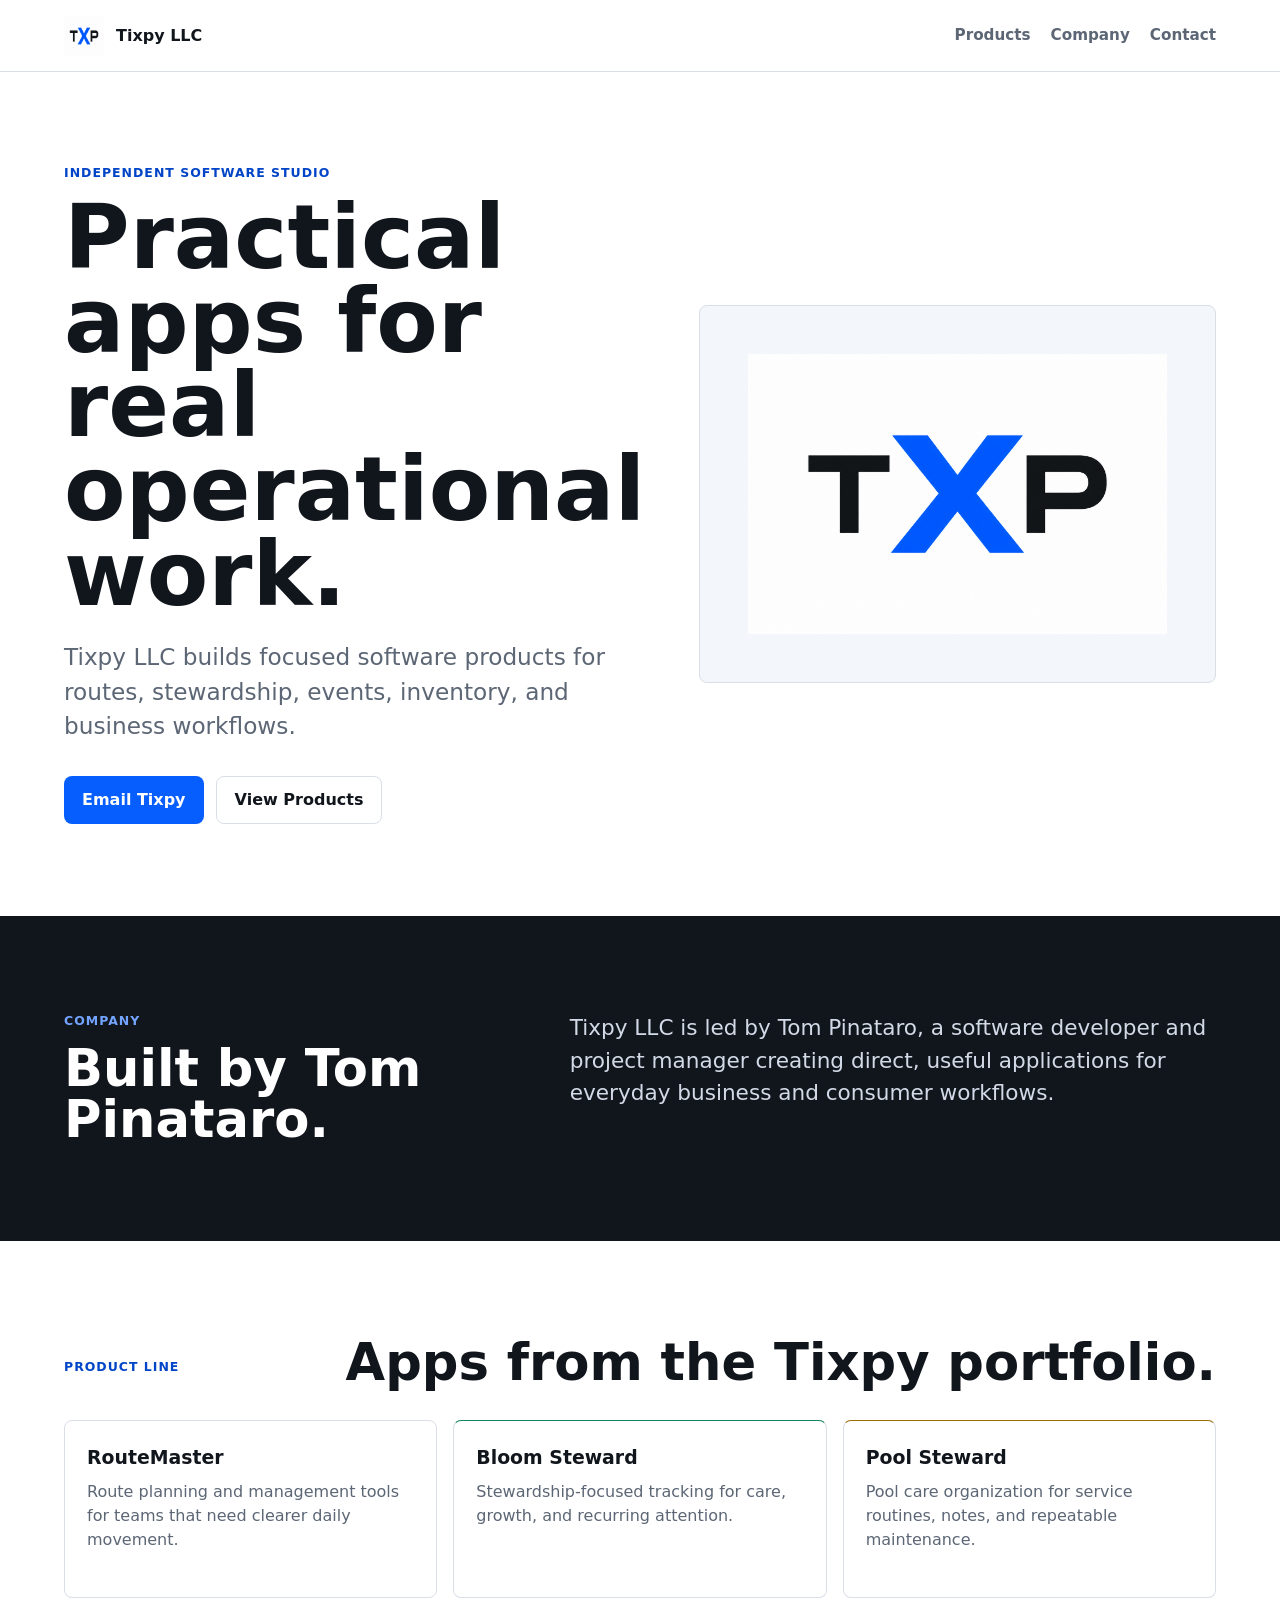
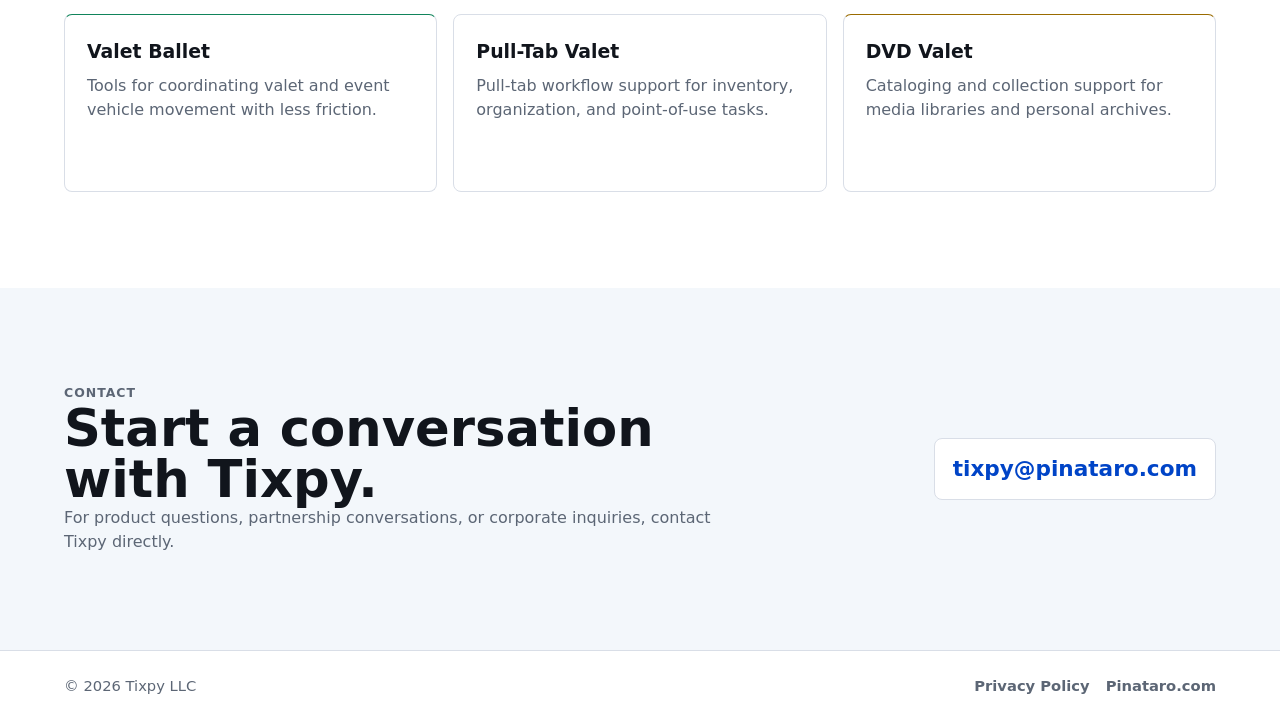
<file: index.html>
<!doctype html>
<html lang="en">
  <head>
    <meta charset="utf-8" />
    <meta name="viewport" content="width=device-width, initial-scale=1" />
    <title>Tixpy LLC | Software Products and Practical Business Apps</title>
    <meta
      name="description"
      content="Tixpy LLC builds practical software products for routes, stewardship, events, inventory, and business workflows."
    />
    <meta name="robots" content="index, follow" />
    <link rel="canonical" href="https://tixpy.dev/" />
    <link rel="icon" type="image/png" href="assets/favicon.png" />
    <meta property="og:title" content="Tixpy LLC" />
    <meta
      property="og:description"
      content="Practical software products for routes, stewardship, events, inventory, and business workflows."
    />
    <meta property="og:type" content="website" />
    <meta property="og:url" content="https://tixpy.dev/" />
    <meta property="og:image" content="https://tixpy.dev/assets/og-image.png" />
    <meta name="twitter:card" content="summary_large_image" />
    <script type="application/ld+json">
      {
        "@context": "https://schema.org",
        "@type": "Organization",
        "name": "Tixpy LLC",
        "url": "https://tixpy.dev/",
        "logo": "https://tixpy.dev/assets/tixpy-txp-logo.png",
        "email": "tixpy@pinataro.com",
        "founder": {
          "@type": "Person",
          "name": "Tom Pinataro",
          "url": "https://www.pinataro.com/"
        },
        "sameAs": [
          "https://www.pinataro.com/"
        ]
      }
    </script>
    <link rel="stylesheet" href="styles.css" />
  </head>
  <body>
    <header class="site-header" aria-label="Site header">
      <a class="brand" href="/" aria-label="Tixpy LLC home">
        <img src="assets/favicon.png" alt="" />
        <span>Tixpy LLC</span>
      </a>
      <nav aria-label="Primary navigation">
        <a href="#products">Products</a>
        <a href="#company">Company</a>
        <a href="#contact">Contact</a>
      </nav>
    </header>

    <main>
      <section class="hero" aria-labelledby="hero-title">
        <div class="hero-copy">
          <p class="eyebrow">Independent software studio</p>
          <h1 id="hero-title">Practical apps for real operational work.</h1>
          <p class="lede">
            Tixpy LLC builds focused software products for routes, stewardship,
            events, inventory, and business workflows.
          </p>
          <div class="hero-actions" aria-label="Primary actions">
            <a class="button primary" href="mailto:tixpy@pinataro.com">Email Tixpy</a>
            <a class="button secondary" href="#products">View Products</a>
          </div>
        </div>
        <div class="hero-mark" aria-label="Tixpy TXP corporate icon">
          <img src="assets/tixpy-txp-logo.png" alt="TXP corporate logo" />
        </div>
      </section>

      <section class="intro" id="company" aria-labelledby="company-title">
        <div>
          <p class="eyebrow">Company</p>
          <h2 id="company-title">Built by Tom Pinataro.</h2>
        </div>
        <p>
          Tixpy LLC is led by Tom Pinataro, a software developer and project
          manager creating direct, useful applications for everyday business and
          consumer workflows.
        </p>
      </section>

      <section class="products" id="products" aria-labelledby="products-title">
        <div class="section-heading">
          <p class="eyebrow">Product line</p>
          <h2 id="products-title">Apps from the Tixpy portfolio.</h2>
        </div>

        <div class="product-grid">
          <article>
            <h3>RouteMaster</h3>
            <p>Route planning and management tools for teams that need clearer daily movement.</p>
          </article>
          <article>
            <h3>Bloom Steward</h3>
            <p>Stewardship-focused tracking for care, growth, and recurring attention.</p>
          </article>
          <article>
            <h3>Pool Steward</h3>
            <p>Pool care organization for service routines, notes, and repeatable maintenance.</p>
          </article>
          <article>
            <h3>Valet Ballet</h3>
            <p>Tools for coordinating valet and event vehicle movement with less friction.</p>
          </article>
          <article>
            <h3>Pull-Tab Valet</h3>
            <p>Pull-tab workflow support for inventory, organization, and point-of-use tasks.</p>
          </article>
          <article>
            <h3>DVD Valet</h3>
            <p>Cataloging and collection support for media libraries and personal archives.</p>
          </article>
        </div>
      </section>

      <section class="contact" id="contact" aria-labelledby="contact-title">
        <div>
          <p class="eyebrow">Contact</p>
          <h2 id="contact-title">Start a conversation with Tixpy.</h2>
          <p>
            For product questions, partnership conversations, or corporate
            inquiries, contact Tixpy directly.
          </p>
        </div>
        <a class="contact-link" href="mailto:tixpy@pinataro.com">tixpy@pinataro.com</a>
      </section>
    </main>

    <footer>
      <span>&copy; 2026 Tixpy LLC</span>
      <div class="footer-links">
        <a href="privacy.html">Privacy Policy</a>
        <a href="https://www.pinataro.com/">Pinataro.com</a>
      </div>
    </footer>
  </body>
</html>
</file>
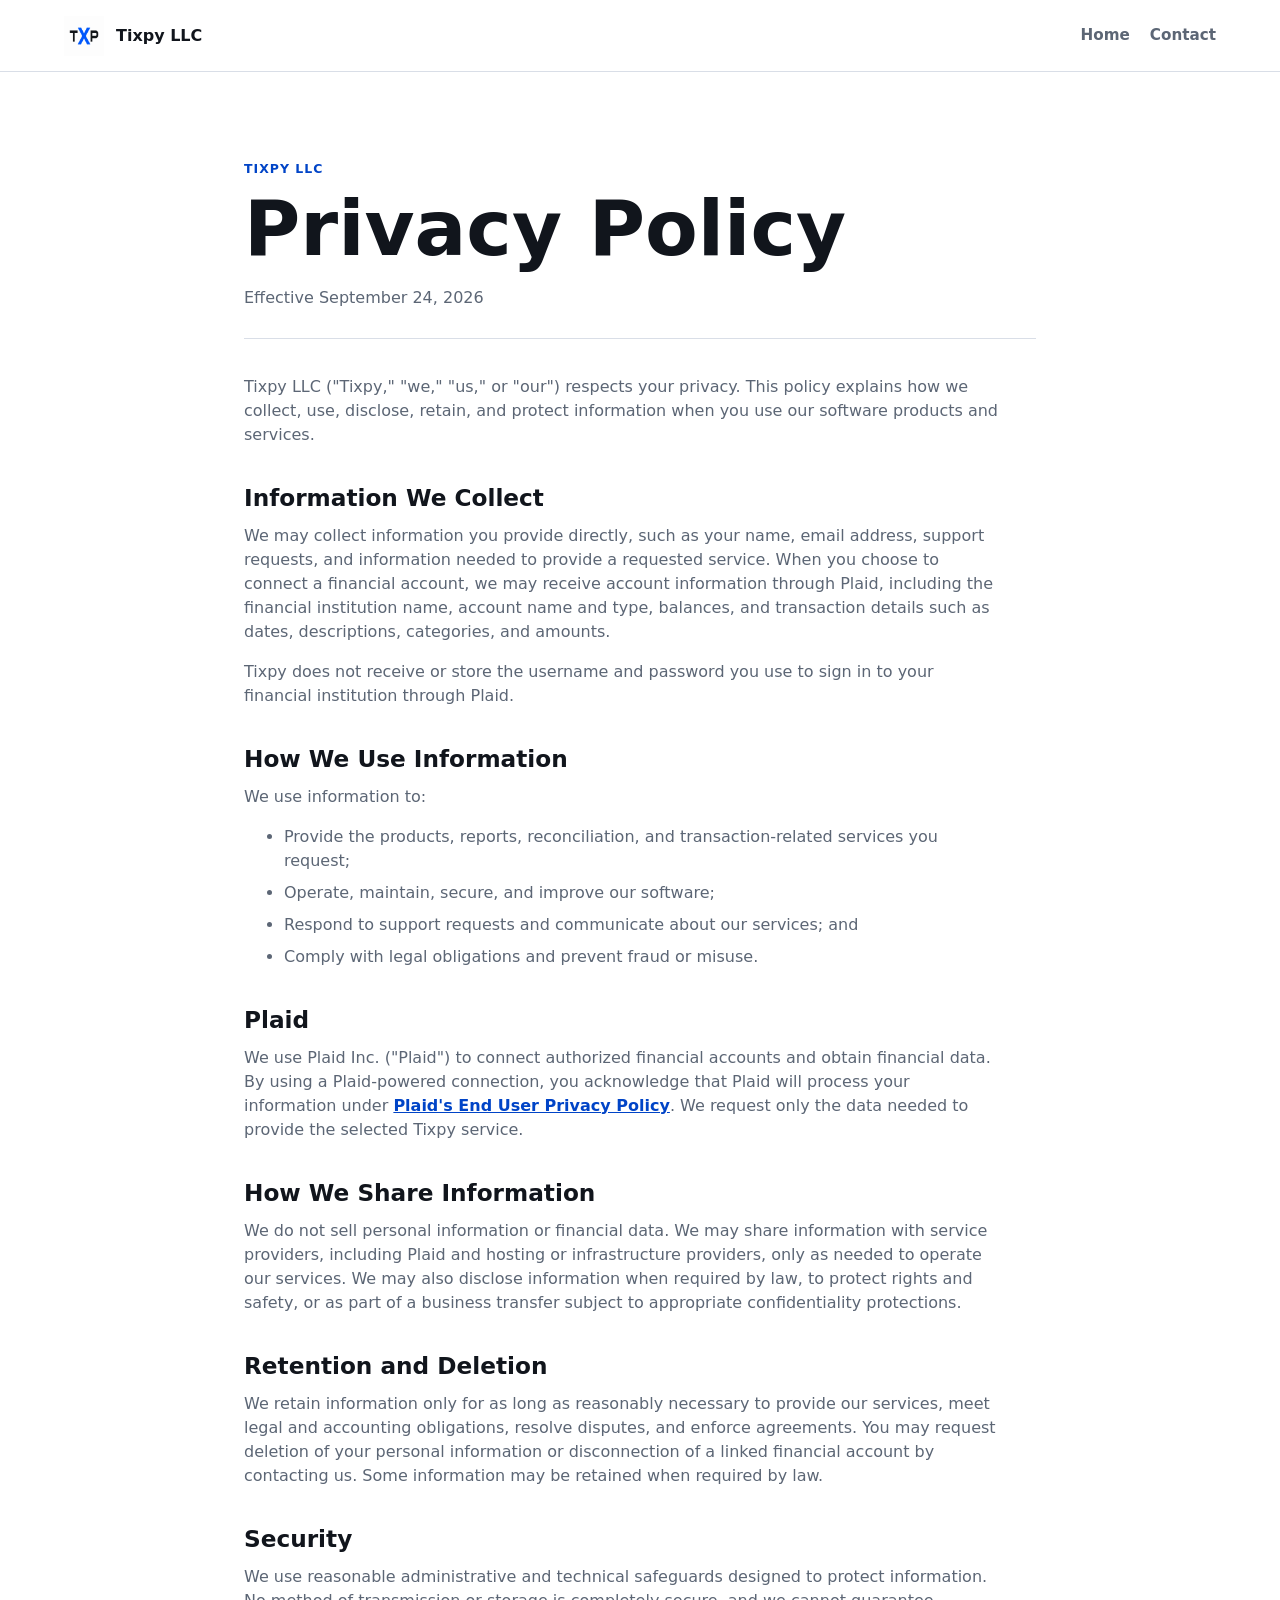
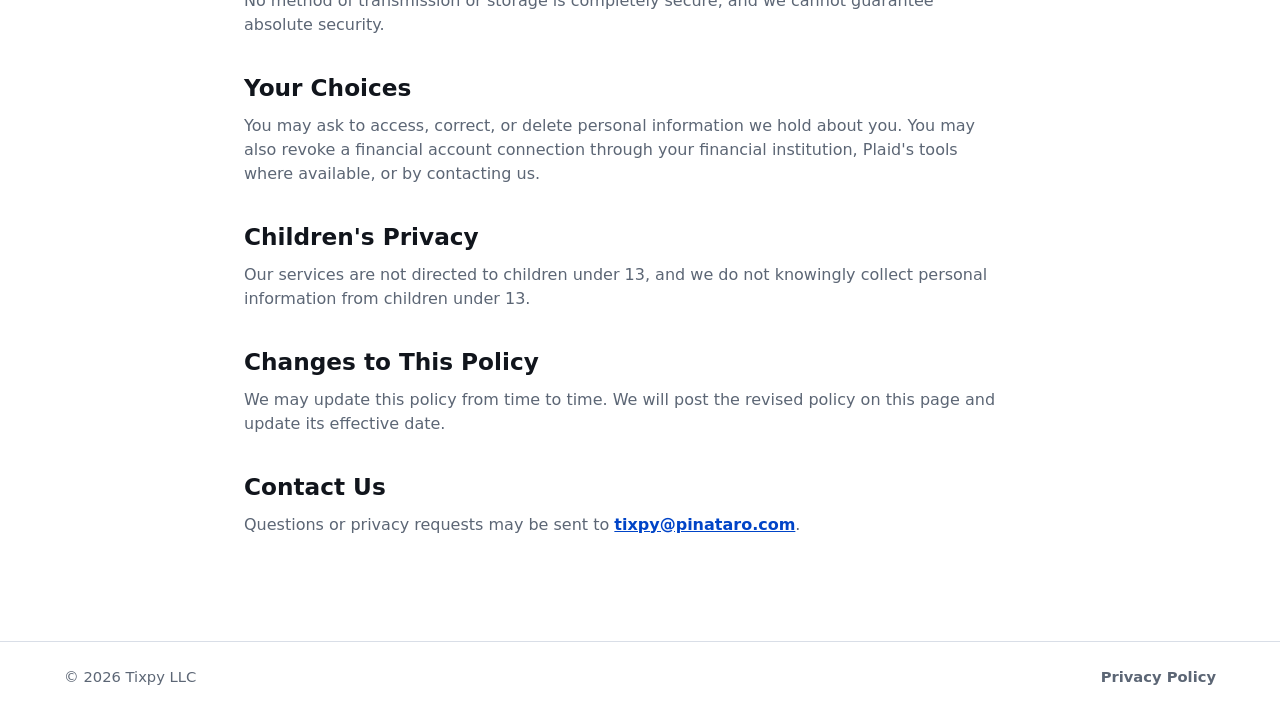
<file: privacy.html>
<!doctype html>
<html lang="en">
  <head>
    <meta charset="utf-8" />
    <meta name="viewport" content="width=device-width, initial-scale=1" />
    <title>Privacy Policy | Tixpy LLC</title>
    <meta name="description" content="Privacy Policy for Tixpy LLC software products and services." />
    <meta name="robots" content="index, follow" />
    <link rel="canonical" href="https://tixpy.dev/privacy.html" />
    <link rel="icon" type="image/png" href="assets/favicon.png" />
    <link rel="stylesheet" href="styles.css" />
  </head>
  <body>
    <header class="site-header" aria-label="Site header">
      <a class="brand" href="/" aria-label="Tixpy LLC home">
        <img src="assets/favicon.png" alt="" />
        <span>Tixpy LLC</span>
      </a>
      <nav aria-label="Primary navigation">
        <a href="/">Home</a>
        <a href="mailto:tixpy@pinataro.com">Contact</a>
      </nav>
    </header>

    <main class="policy-page">
      <header class="policy-heading">
        <p class="eyebrow">Tixpy LLC</p>
        <h1>Privacy Policy</h1>
        <p class="policy-date">Effective September 24, 2026</p>
      </header>

      <div class="policy-content">
        <p>
          Tixpy LLC ("Tixpy," "we," "us," or "our") respects your privacy.
          This policy explains how we collect, use, disclose, retain, and protect
          information when you use our software products and services.
        </p>

        <h2>Information We Collect</h2>
        <p>
          We may collect information you provide directly, such as your name,
          email address, support requests, and information needed to provide a
          requested service. When you choose to connect a financial account, we
          may receive account information through Plaid, including the financial
          institution name, account name and type, balances, and transaction
          details such as dates, descriptions, categories, and amounts.
        </p>
        <p>
          Tixpy does not receive or store the username and password you use to
          sign in to your financial institution through Plaid.
        </p>

        <h2>How We Use Information</h2>
        <p>We use information to:</p>
        <ul>
          <li>Provide the products, reports, reconciliation, and transaction-related services you request;</li>
          <li>Operate, maintain, secure, and improve our software;</li>
          <li>Respond to support requests and communicate about our services; and</li>
          <li>Comply with legal obligations and prevent fraud or misuse.</li>
        </ul>

        <h2>Plaid</h2>
        <p>
          We use Plaid Inc. ("Plaid") to connect authorized financial accounts
          and obtain financial data. By using a Plaid-powered connection, you
          acknowledge that Plaid will process your information under
          <a href="https://plaid.com/legal/#end-user-privacy-policy">Plaid's End User Privacy Policy</a>.
          We request only the data needed to provide the selected Tixpy service.
        </p>

        <h2>How We Share Information</h2>
        <p>
          We do not sell personal information or financial data. We may share
          information with service providers, including Plaid and hosting or
          infrastructure providers, only as needed to operate our services. We
          may also disclose information when required by law, to protect rights
          and safety, or as part of a business transfer subject to appropriate
          confidentiality protections.
        </p>

        <h2>Retention and Deletion</h2>
        <p>
          We retain information only for as long as reasonably necessary to
          provide our services, meet legal and accounting obligations, resolve
          disputes, and enforce agreements. You may request deletion of your
          personal information or disconnection of a linked financial account by
          contacting us. Some information may be retained when required by law.
        </p>

        <h2>Security</h2>
        <p>
          We use reasonable administrative and technical safeguards designed to
          protect information. No method of transmission or storage is completely
          secure, and we cannot guarantee absolute security.
        </p>

        <h2>Your Choices</h2>
        <p>
          You may ask to access, correct, or delete personal information we hold
          about you. You may also revoke a financial account connection through
          your financial institution, Plaid's tools where available, or by
          contacting us.
        </p>

        <h2>Children's Privacy</h2>
        <p>
          Our services are not directed to children under 13, and we do not
          knowingly collect personal information from children under 13.
        </p>

        <h2>Changes to This Policy</h2>
        <p>
          We may update this policy from time to time. We will post the revised
          policy on this page and update its effective date.
        </p>

        <h2>Contact Us</h2>
        <p>
          Questions or privacy requests may be sent to
          <a href="mailto:tixpy@pinataro.com">tixpy@pinataro.com</a>.
        </p>
      </div>
    </main>

    <footer>
      <span>&copy; 2026 Tixpy LLC</span>
      <a href="privacy.html" aria-current="page">Privacy Policy</a>
    </footer>
  </body>
</html>
</file>
<file: styles.css>
:root {
  color-scheme: light;
  --ink: #11151c;
  --muted: #5c6675;
  --line: #d9dee7;
  --paper: #ffffff;
  --wash: #f3f7fb;
  --blue: #075eff;
  --blue-dark: #0044c7;
  --green: #11845b;
  --gold: #9a6b00;
  --radius: 8px;
}

* {
  box-sizing: border-box;
}

html {
  scroll-behavior: smooth;
}

body {
  margin: 0;
  background: var(--paper);
  color: var(--ink);
  font-family:
    Inter, ui-sans-serif, system-ui, -apple-system, BlinkMacSystemFont, "Segoe UI",
    sans-serif;
  line-height: 1.5;
}

a {
  color: inherit;
}

.site-header {
  align-items: center;
  background: rgba(255, 255, 255, 0.94);
  border-bottom: 1px solid var(--line);
  display: flex;
  gap: 24px;
  justify-content: space-between;
  min-height: 72px;
  padding: 14px clamp(20px, 5vw, 72px);
  position: sticky;
  top: 0;
  z-index: 10;
}

.brand {
  align-items: center;
  display: inline-flex;
  font-weight: 800;
  gap: 12px;
  letter-spacing: 0;
  text-decoration: none;
}

.brand img {
  height: 40px;
  width: 40px;
}

nav {
  display: flex;
  flex-wrap: wrap;
  gap: 8px 20px;
}

nav a {
  color: var(--muted);
  font-size: 0.95rem;
  font-weight: 700;
  text-decoration: none;
}

nav a:hover {
  color: var(--blue-dark);
}

.hero {
  align-items: center;
  display: grid;
  gap: clamp(28px, 6vw, 72px);
  grid-template-columns: minmax(0, 1fr) minmax(320px, 0.92fr);
  min-height: min(760px, calc(100vh - 72px));
  padding: clamp(48px, 8vw, 92px) clamp(20px, 5vw, 72px);
}

.hero-copy {
  max-width: 720px;
}

.eyebrow {
  color: var(--blue-dark);
  font-size: 0.78rem;
  font-weight: 800;
  letter-spacing: 0.08em;
  margin: 0 0 12px;
  text-transform: uppercase;
}

h1,
h2,
h3,
p {
  margin-top: 0;
}

h1 {
  font-size: clamp(3rem, 7vw, 6.8rem);
  letter-spacing: 0;
  line-height: 0.94;
  margin-bottom: 24px;
  max-width: 820px;
}

h2 {
  font-size: clamp(2rem, 4vw, 3.9rem);
  letter-spacing: 0;
  line-height: 1;
  margin-bottom: 0;
}

h3 {
  font-size: 1.18rem;
  margin-bottom: 8px;
}

.lede {
  color: var(--muted);
  font-size: clamp(1.12rem, 2vw, 1.45rem);
  margin-bottom: 32px;
  max-width: 660px;
}

.hero-actions {
  display: flex;
  flex-wrap: wrap;
  gap: 12px;
}

.button {
  align-items: center;
  border-radius: var(--radius);
  display: inline-flex;
  font-weight: 800;
  justify-content: center;
  min-height: 48px;
  padding: 0 18px;
  text-decoration: none;
}

.button.primary {
  background: var(--blue);
  color: #ffffff;
}

.button.secondary {
  border: 1px solid var(--line);
  color: var(--ink);
}

.hero-mark {
  align-items: center;
  background: var(--wash);
  border: 1px solid var(--line);
  border-radius: var(--radius);
  display: flex;
  justify-content: center;
  min-height: 360px;
  overflow: hidden;
  padding: clamp(20px, 4vw, 48px);
}

.hero-mark img {
  display: block;
  height: auto;
  max-width: 100%;
}

.intro,
.products,
.contact {
  padding: clamp(56px, 8vw, 96px) clamp(20px, 5vw, 72px);
}

.intro {
  background: #11151c;
  color: #ffffff;
  display: grid;
  gap: 28px;
  grid-template-columns: minmax(220px, 0.85fr) minmax(0, 1.15fr);
}

.intro .eyebrow {
  color: #73a4ff;
}

.intro p:last-child {
  color: #d3dae7;
  font-size: clamp(1.08rem, 2vw, 1.35rem);
  margin-bottom: 0;
}

.section-heading {
  align-items: end;
  display: flex;
  gap: 24px;
  justify-content: space-between;
  margin-bottom: 32px;
}

.product-grid {
  display: grid;
  gap: 16px;
  grid-template-columns: repeat(3, minmax(0, 1fr));
}

.product-grid article {
  border: 1px solid var(--line);
  border-radius: var(--radius);
  min-height: 178px;
  padding: 22px;
}

.product-grid article:nth-child(2n) {
  border-top-color: var(--green);
}

.product-grid article:nth-child(3n) {
  border-top-color: var(--gold);
}

.product-grid p,
.contact p {
  color: var(--muted);
  margin-bottom: 0;
}

.contact {
  align-items: center;
  background: var(--wash);
  display: flex;
  gap: 28px;
  justify-content: space-between;
}

.contact > div {
  max-width: 680px;
}

.contact-link {
  background: var(--paper);
  border: 1px solid var(--line);
  border-radius: var(--radius);
  color: var(--blue-dark);
  display: inline-flex;
  font-size: clamp(1.05rem, 2vw, 1.35rem);
  font-weight: 800;
  min-height: 58px;
  padding: 14px 18px;
  text-decoration: none;
  word-break: break-word;
}

footer {
  align-items: center;
  border-top: 1px solid var(--line);
  color: var(--muted);
  display: flex;
  font-size: 0.92rem;
  gap: 16px;
  justify-content: space-between;
  padding: 24px clamp(20px, 5vw, 72px);
}

footer a {
  font-weight: 700;
  text-decoration: none;
}

.footer-links {
  display: flex;
  flex-wrap: wrap;
  gap: 16px;
}

.policy-page {
  margin: 0 auto;
  max-width: 920px;
  padding: clamp(48px, 8vw, 88px) clamp(20px, 5vw, 72px);
}

.policy-heading {
  border-bottom: 1px solid var(--line);
  margin-bottom: 36px;
  padding-bottom: 28px;
}

.policy-heading h1 {
  font-size: clamp(2.6rem, 6vw, 5rem);
  line-height: 1;
  margin-bottom: 18px;
}

.policy-date {
  color: var(--muted);
  margin-bottom: 0;
}

.policy-content {
  max-width: 760px;
}

.policy-content h2 {
  font-size: 1.45rem;
  line-height: 1.25;
  margin: 36px 0 12px;
}

.policy-content p,
.policy-content li {
  color: var(--muted);
}

.policy-content a {
  color: var(--blue-dark);
  font-weight: 700;
}

.policy-content li + li {
  margin-top: 8px;
}

@media (max-width: 900px) {
  .hero,
  .intro {
    grid-template-columns: 1fr;
  }

  .hero {
    min-height: auto;
  }

  .hero-mark {
    min-height: 260px;
  }

  .product-grid {
    grid-template-columns: repeat(2, minmax(0, 1fr));
  }

  .contact,
  .section-heading {
    align-items: flex-start;
    flex-direction: column;
  }
}

@media (max-width: 620px) {
  .site-header {
    align-items: flex-start;
    flex-direction: column;
    min-height: 0;
  }

  .hero {
    padding-top: 40px;
  }

  h1 {
    font-size: 3rem;
  }

  .product-grid {
    grid-template-columns: 1fr;
  }

  .contact-link {
    width: 100%;
  }

  footer {
    align-items: flex-start;
    flex-direction: column;
  }
}
</file>
